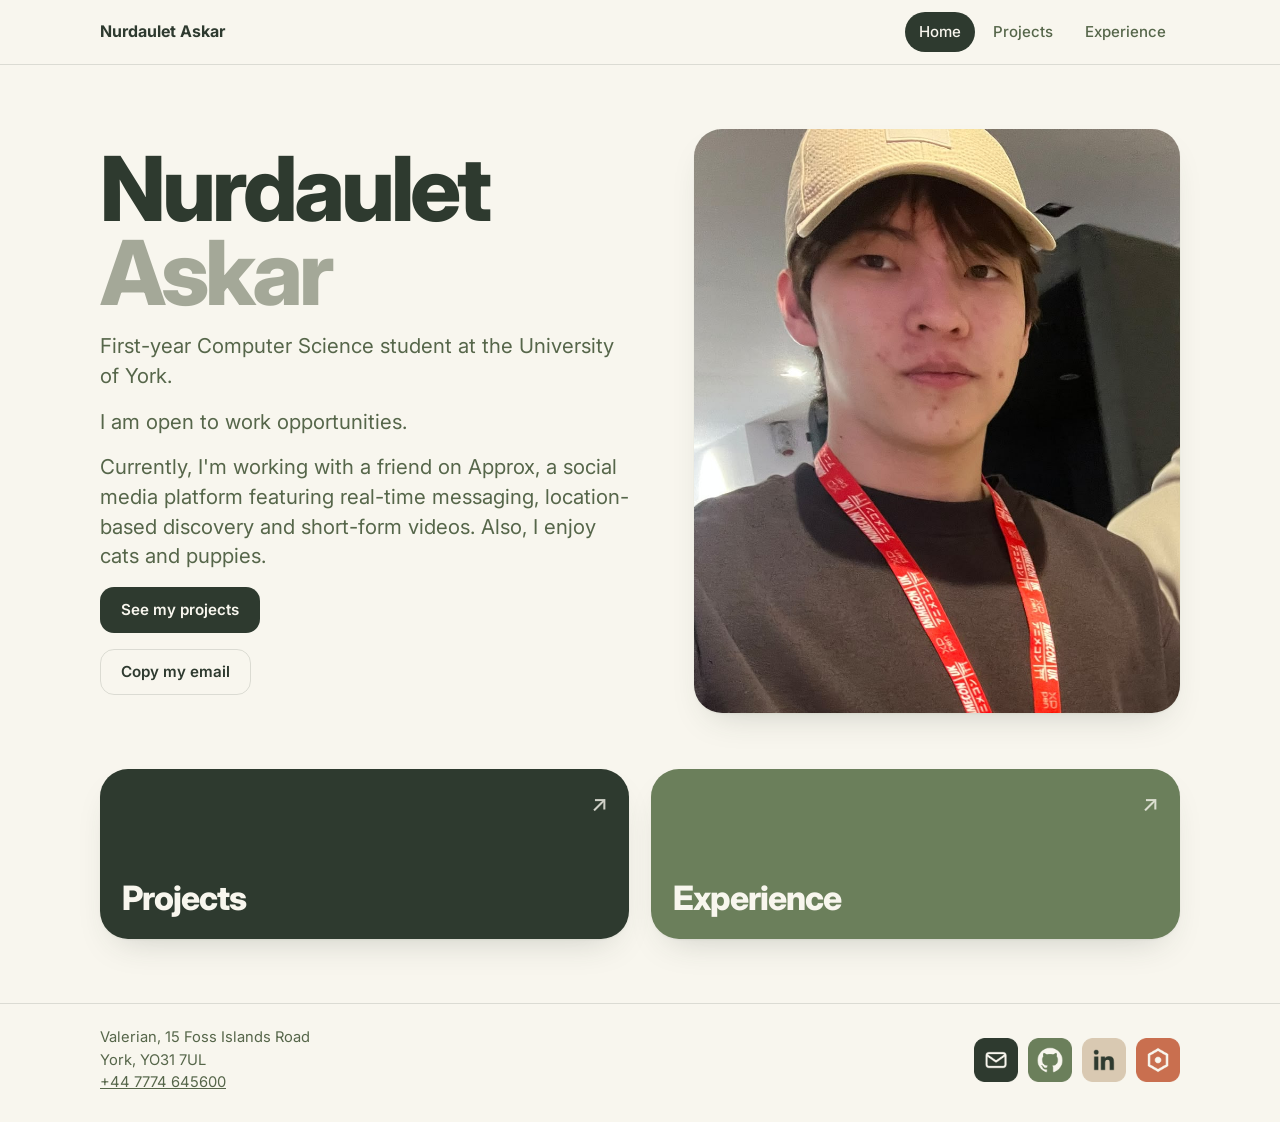
<file: index.html>
<!doctype html>
<html lang="en">
<head>
  <meta charset="utf-8">
  <meta name="viewport" content="width=device-width, initial-scale=1">
  <title>Nurdaulet Askar</title>
  <meta name="description" content="Nurdaulet Askar, first-year Computer Science student at the University of York. Projects and experience.">
  <link rel="icon" href="[data-uri]">
  <link rel="preconnect" href="https://fonts.googleapis.com">
  <link rel="preconnect" href="https://fonts.gstatic.com" crossorigin>
  <link href="https://fonts.googleapis.com/css2?family=Inter:wght@400;500;600;700;800&display=swap" rel="stylesheet">
  <link rel="stylesheet" href="css/style.css">
</head>
<body>
  <header class="nav">
    <div class="container nav-inner">
      <a class="brand" href="index.html">Nurdaulet Askar</a>
      <nav class="nav-links" aria-label="Main">
        <a href="index.html" aria-current="page">Home</a>
        <a href="projects.html">Projects</a>
        <a href="experience.html">Experience</a>
      </nav>
    </div>
  </header>

  <main>
    <section class="container hero">
      <div class="hero-text">
        <h1 class="name">Nurdaulet <span>Askar</span></h1>
        <p class="lead">First-year Computer Science student at the University of York.</p>
        <p class="lead">I am open to work opportunities.</p>
        <p class="lead">Currently, I'm working with a friend on Approx, a social media platform featuring real-time messaging, location-based discovery and short-form videos. Also, I enjoy cats and puppies.</p>
          <a class="btn btn-primary" href="projects.html">See my projects</a>
          <button class="btn" type="button" id="copy-email" data-email="nurdauletaskar551@gmail.com">Copy my email</button>
        </div>
      </div>

      <img class="photo" src="assets/photo.jpg" alt="Nurdaulet Askar" width="914" height="1600">
    </section>

    <section class="container tiles">
      <a class="tile bg-forest" href="projects.html">Projects</a>
      <a class="tile bg-sage" href="experience.html">Experience</a>
    </section>
  </main>

  <footer class="footer">
    <div class="container footer-inner">
      <address>
        Valerian, 15 Foss Islands Road<br>
        York, YO31 7UL<br>
        <a href="tel:+447774645600">+44 7774 645600</a>
      </address>
      <ul class="links">
        <li><a href="mailto:nurdauletaskar551@gmail.com"><img src="assets/icon-email.png" alt="Email" width="44" height="44"></a></li>
        <li><a href="https://github.com/SwiftkeyC" target="_blank" rel="noopener"><img src="assets/icon-github.png" alt="GitHub" width="44" height="44"></a></li>
        <li><a href="https://www.linkedin.com/in/nurdaulet-askar-03350033a/" target="_blank" rel="noopener"><img src="assets/icon-linkedin.png" alt="LinkedIn" width="44" height="44"></a></li>
        <li><a href="https://testflight.apple.com/join/WFrS8Zqj" target="_blank" rel="noopener"><img src="assets/icon-approx.png" alt="Approx beta on TestFlight" width="44" height="44"></a></li>
      </ul>
    </div>
  </footer>

  <script src="js/main.js"></script>
</body>
</html>
</file>
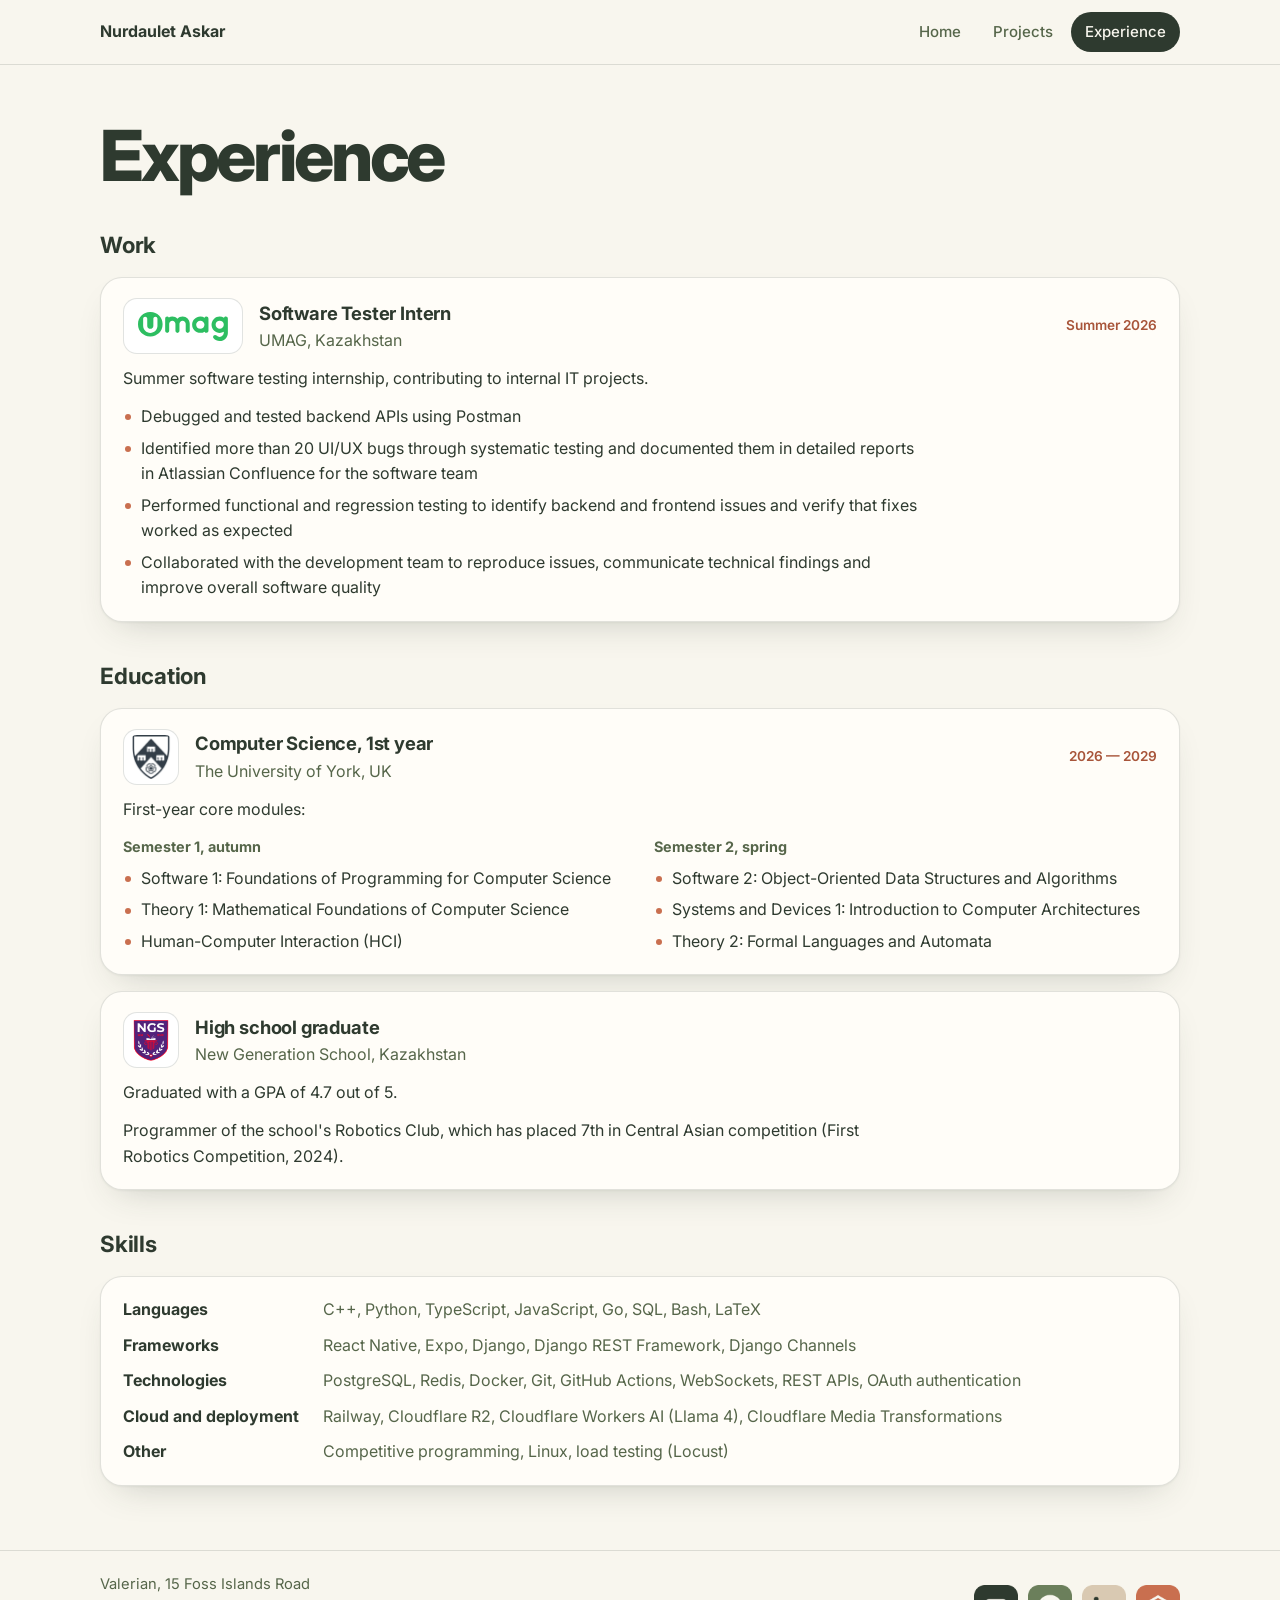
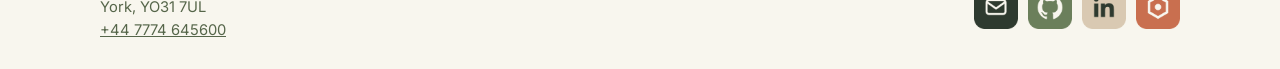
<file: experience.html>
<!doctype html>
<html lang="en">
<head>
  <meta charset="utf-8">
  <meta name="viewport" content="width=device-width, initial-scale=1">
  <title>Experience · Nurdaulet Askar</title>
  <meta name="description" content="Work experience, education and skills of Nurdaulet Askar.">
  <link rel="icon" href="[data-uri]">
  <link rel="preconnect" href="https://fonts.googleapis.com">
  <link rel="preconnect" href="https://fonts.gstatic.com" crossorigin>
  <link href="https://fonts.googleapis.com/css2?family=Inter:wght@400;500;600;700;800&display=swap" rel="stylesheet">
  <link rel="stylesheet" href="css/style.css">
</head>
<body>
  <header class="nav">
    <div class="container nav-inner">
      <a class="brand" href="index.html">Nurdaulet Askar</a>
      <nav class="nav-links" aria-label="Main">
        <a href="index.html">Home</a>
        <a href="projects.html">Projects</a>
        <a href="experience.html" aria-current="page">Experience</a>
      </nav>
    </div>
  </header>

  <main class="container page">
    <h1>Experience</h1>

    <section>
      <h2>Work</h2>

      <article class="entry">
        <div class="entry-head">
          <img class="entry-logo wide" src="assets/umag-logo.svg" alt="UMAG logo" width="120" height="56">
          <div>
            <h3>Software Tester Intern</h3>
            <p class="muted">UMAG, Kazakhstan</p>
          </div>
          <p class="when">Summer 2026</p>
        </div>
        <p>Summer software testing internship, contributing to internal IT projects.</p>
        <ul class="bullets">
          <li>Debugged and tested backend APIs using Postman</li>
          <li>Identified more than 20 UI/UX bugs through systematic testing and documented them in detailed reports in Atlassian Confluence for the software team</li>
          <li>Performed functional and regression testing to identify backend and frontend issues and verify that fixes worked as expected</li>
          <li>Collaborated with the development team to reproduce issues, communicate technical findings and improve overall software quality</li>
        </ul>
      </article>
    </section>

    <section>
      <h2>Education</h2>

      <article class="entry">
        <div class="entry-head">
          <img class="entry-logo" src="assets/york-logo.png" alt="University of York shield" width="56" height="56">
          <div>
            <h3>Computer Science, 1st year</h3>
            <p class="muted">The University of York, UK</p>
          </div>
          <p class="when">2026 &mdash; 2029</p>
        </div>
        <p>First-year core modules:</p>
        <div class="modules">
          <div>
            <h4>Semester 1, autumn</h4>
            <ul class="bullets">
              <li>Software 1: Foundations of Programming for Computer Science</li>
              <li>Theory 1: Mathematical Foundations of Computer Science</li>
              <li>Human-Computer Interaction (HCI)</li>
            </ul>
          </div>
          <div>
            <h4>Semester 2, spring</h4>
            <ul class="bullets">
              <li>Software 2: Object-Oriented Data Structures and Algorithms</li>
              <li>Systems and Devices 1: Introduction to Computer Architectures</li>
              <li>Theory 2: Formal Languages and Automata</li>
            </ul>
          </div>
        </div>
      </article>

      <article class="entry">
        <div class="entry-head">
          <img class="entry-logo" src="assets/ngs-logo.png" alt="New Generation School crest" width="56" height="56">
          <div>
            <h3>High school graduate</h3>
            <p class="muted">New Generation School, Kazakhstan</p>
          </div>
        </div>
        <p>Graduated with a GPA of 4.7 out of 5.</p>
        <p>Programmer of the school's Robotics Club, which has placed 7th in Central Asian competition (First Robotics Competition, 2024).</p>
      </article>
    </section>

    <section>
      <h2>Skills</h2>

      <dl class="entry skills">
        <dt>Languages</dt>
        <dd>C++, Python, TypeScript, JavaScript, Go, SQL, Bash, LaTeX</dd>
        <dt>Frameworks</dt>
        <dd>React Native, Expo, Django, Django REST Framework, Django Channels</dd>
        <dt>Technologies</dt>
        <dd>PostgreSQL, Redis, Docker, Git, GitHub Actions, WebSockets, REST APIs, OAuth authentication</dd>
        <dt>Cloud and deployment</dt>
        <dd>Railway, Cloudflare R2, Cloudflare Workers AI (Llama 4), Cloudflare Media Transformations</dd>
        <dt>Other</dt>
        <dd>Competitive programming, Linux, load testing (Locust)</dd>
      </dl>
    </section>
  </main>

  <footer class="footer">
    <div class="container footer-inner">
      <address>
        Valerian, 15 Foss Islands Road<br>
        York, YO31 7UL<br>
        <a href="tel:+447774645600">+44 7774 645600</a>
      </address>
      <ul class="links">
        <li><a href="mailto:nurdauletaskar551@gmail.com"><img src="assets/icon-email.png" alt="Email" width="44" height="44"></a></li>
        <li><a href="https://github.com/SwiftkeyC" target="_blank" rel="noopener"><img src="assets/icon-github.png" alt="GitHub" width="44" height="44"></a></li>
        <li><a href="https://www.linkedin.com/in/nurdaulet-askar-03350033a/" target="_blank" rel="noopener"><img src="assets/icon-linkedin.png" alt="LinkedIn" width="44" height="44"></a></li>
        <li><a href="https://testflight.apple.com/join/WFrS8Zqj" target="_blank" rel="noopener"><img src="assets/icon-approx.png" alt="Approx beta on TestFlight" width="44" height="44"></a></li>
      </ul>
    </div>
  </footer>
</body>
</html>
</file>
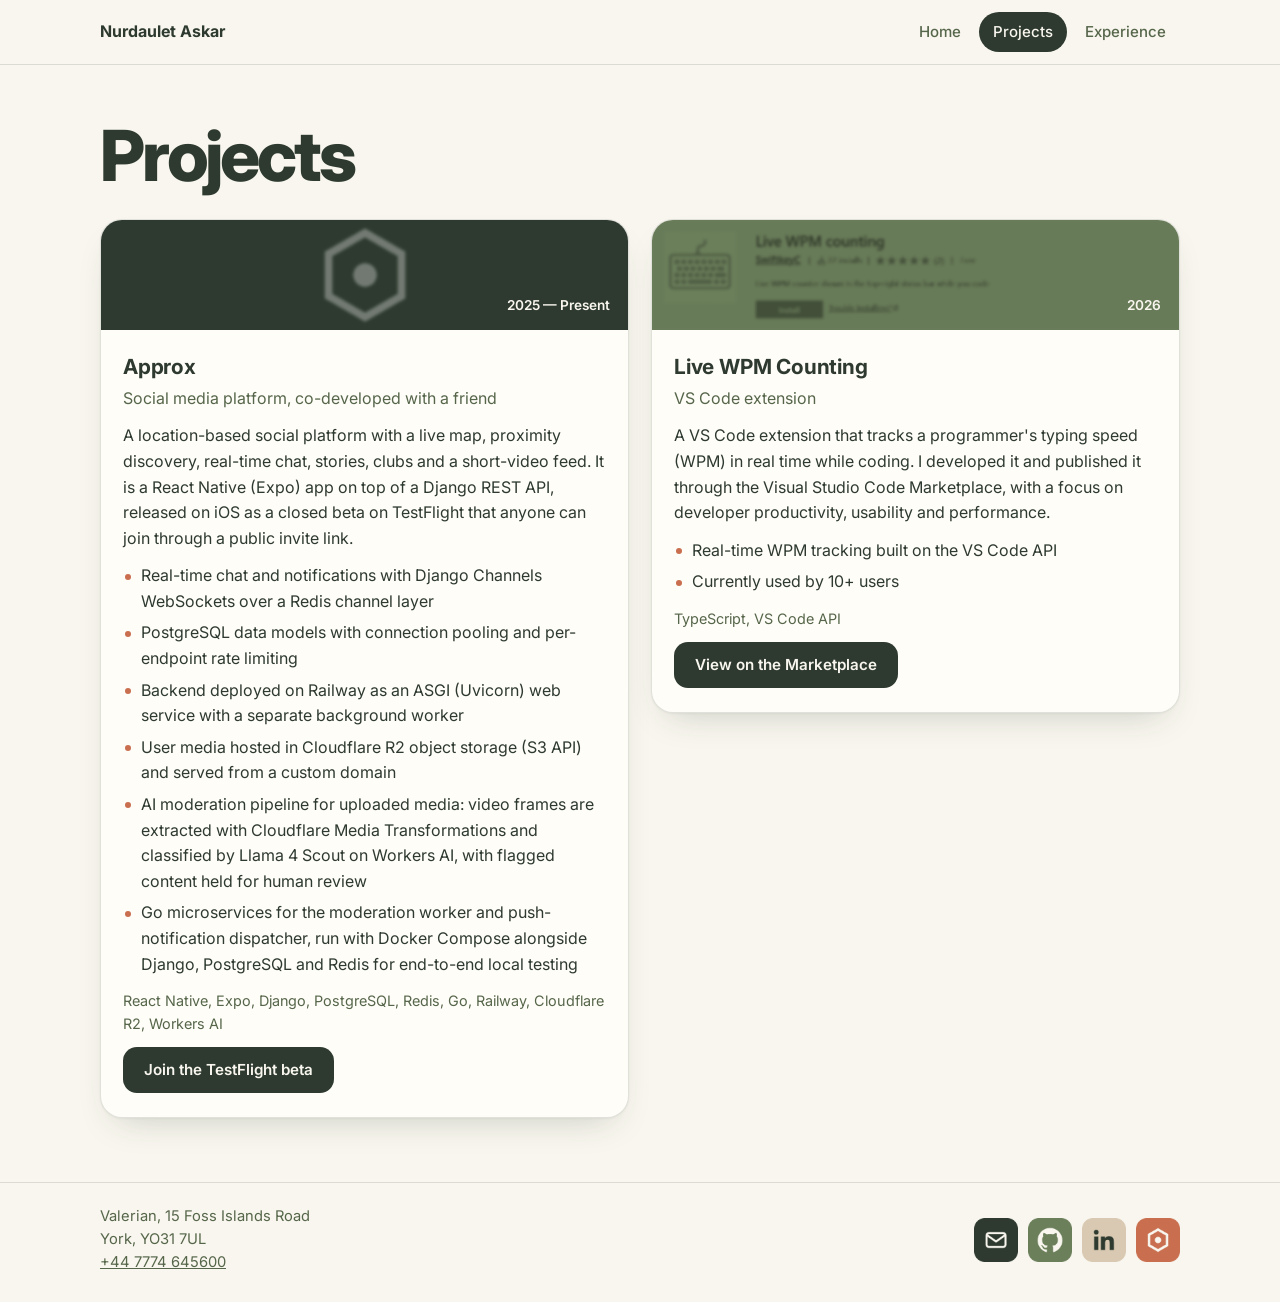
<file: projects.html>
<!doctype html>
<html lang="en">
<head>
  <meta charset="utf-8">
  <meta name="viewport" content="width=device-width, initial-scale=1">
  <title>Projects · Nurdaulet Askar</title>
  <meta name="description" content="Projects by Nurdaulet Askar: Approx, a location-based social platform, and Live WPM Counting, a VS Code extension.">
  <link rel="icon" href="[data-uri]">
  <link rel="preconnect" href="https://fonts.googleapis.com">
  <link rel="preconnect" href="https://fonts.gstatic.com" crossorigin>
  <link href="https://fonts.googleapis.com/css2?family=Inter:wght@400;500;600;700;800&display=swap" rel="stylesheet">
  <link rel="stylesheet" href="css/style.css">
</head>
<body>
  <header class="nav">
    <div class="container nav-inner">
      <a class="brand" href="index.html">Nurdaulet Askar</a>
      <nav class="nav-links" aria-label="Main">
        <a href="index.html">Home</a>
        <a href="projects.html" aria-current="page">Projects</a>
        <a href="experience.html">Experience</a>
      </nav>
    </div>
  </header>

  <main class="container page">
    <h1>Projects</h1>

    <div class="projects">
      <article class="project">
        <div class="cover bg-forest">
          <img class="logo" src="assets/approx-logo.png" alt="Approx logo: a hexagon with a dot in the centre">
          <span>2025 &mdash; Present</span>
        </div>
        <div class="project-body">
          <h2>Approx</h2>
          <p class="muted">Social media platform, co-developed with a friend</p>
          <p>A location-based social platform with a live map, proximity discovery, real-time chat, stories, clubs and a short-video feed. It is a React Native (Expo) app on top of a Django REST API, released on iOS as a closed beta on TestFlight that anyone can join through a public invite link.</p>
          <ul class="bullets">
            <li>Real-time chat and notifications with Django Channels WebSockets over a Redis channel layer</li>
            <li>PostgreSQL data models with connection pooling and per-endpoint rate limiting</li>
            <li>Backend deployed on Railway as an ASGI (Uvicorn) web service with a separate background worker</li>
            <li>User media hosted in Cloudflare R2 object storage (S3 API) and served from a custom domain</li>
            <li>AI moderation pipeline for uploaded media: video frames are extracted with Cloudflare Media Transformations and classified by Llama 4 Scout on Workers AI, with flagged content held for human review</li>
            <li>Go microservices for the moderation worker and push-notification dispatcher, run with Docker Compose alongside Django, PostgreSQL and Redis for end-to-end local testing</li>
          </ul>
          <p class="stack">React Native, Expo, Django, PostgreSQL, Redis, Go, Railway, Cloudflare R2, Workers AI</p>
          <p><a class="btn btn-primary" href="https://testflight.apple.com/join/WFrS8Zqj" target="_blank" rel="noopener">Join the TestFlight beta</a></p>
        </div>
      </article>

      <article class="project">
        <div class="cover bg-sage">
          <img src="assets/live-wpm-counting.png" alt="Live WPM counting on the Visual Studio Code Marketplace">
          <span>2026</span>
        </div>
        <div class="project-body">
          <h2>Live WPM Counting</h2>
          <p class="muted">VS Code extension</p>
          <p>A VS Code extension that tracks a programmer's typing speed (WPM) in real time while coding. I developed it and published it through the Visual Studio Code Marketplace, with a focus on developer productivity, usability and performance.</p>
          <ul class="bullets">
            <li>Real-time WPM tracking built on the VS Code API</li>
            <li>Currently used by 10+ users</li>
          </ul>
          <p class="stack">TypeScript, VS Code API</p>
          <p><a class="btn btn-primary" href="https://marketplace.visualstudio.com/items?itemName=SwiftkeyC.live-wpm-counting" target="_blank" rel="noopener">View on the Marketplace</a></p>
        </div>
      </article>
    </div>
  </main>

  <footer class="footer">
    <div class="container footer-inner">
      <address>
        Valerian, 15 Foss Islands Road<br>
        York, YO31 7UL<br>
        <a href="tel:+447774645600">+44 7774 645600</a>
      </address>
      <ul class="links">
        <li><a href="mailto:nurdauletaskar551@gmail.com"><img src="assets/icon-email.png" alt="Email" width="44" height="44"></a></li>
        <li><a href="https://github.com/SwiftkeyC" target="_blank" rel="noopener"><img src="assets/icon-github.png" alt="GitHub" width="44" height="44"></a></li>
        <li><a href="https://www.linkedin.com/in/nurdaulet-askar-03350033a/" target="_blank" rel="noopener"><img src="assets/icon-linkedin.png" alt="LinkedIn" width="44" height="44"></a></li>
        <li><a href="https://testflight.apple.com/join/WFrS8Zqj" target="_blank" rel="noopener"><img src="assets/icon-approx.png" alt="Approx beta on TestFlight" width="44" height="44"></a></li>
      </ul>
    </div>
  </footer>
</body>
</html>
</file>
<file: css/style.css>
/* Colours: forest #2E3A2F, sage #6B7F5B, sand #D9C9B2, clay #C96F4F, cream #F8F6EE */

:root {
  color-scheme: light;

  --forest: #2e3a2f;
  --sage: #6b7f5b;
  --sand: #d9c9b2;
  --clay: #c96f4f;
  --cream: #f8f6ee;

  --card: #fffdf8;
  --muted: #56664a;
  --faint: #a4a898;
  --line: rgba(46, 58, 47, 0.14);
  --accent: #a8553a;
  --shadow: 0 1px 2px rgba(46, 58, 47, 0.05), 0 16px 36px -18px rgba(46, 58, 47, 0.25);
}

* {
  box-sizing: border-box;
}

body {
  margin: 0;
  min-height: 100vh;
  display: flex;
  flex-direction: column;
  font-family: "Inter", "Segoe UI", system-ui, sans-serif;
  font-size: 16px;
  line-height: 1.6;
  color: var(--forest);
  background: var(--cream);
}

main {
  flex: 1;
}

h1,
h2,
h3,
h4,
p,
ul,
dl,
dd {
  margin: 0;
}

ul {
  padding: 0;
  list-style: none;
}

img {
  display: block;
  max-width: 100%;
}

a {
  color: inherit;
}

button {
  font: inherit;
  color: inherit;
}

:focus-visible {
  outline: 2px solid var(--clay);
  outline-offset: 3px;
}

.container {
  width: min(100% - 40px, 1080px);
  margin-inline: auto;
}

.muted {
  color: var(--muted);
}

.bg-forest {
  background: var(--forest);
  color: var(--cream);
}

.bg-sage {
  background: var(--sage);
  color: var(--cream);
}

.bg-sand {
  background: var(--sand);
  color: var(--forest);
}

.bg-clay {
  background: var(--clay);
  color: var(--cream);
}

/* Top bar */

.nav {
  border-bottom: 1px solid var(--line);
}

.nav-inner {
  display: flex;
  flex-wrap: wrap;
  align-items: center;
  gap: 6px 10px;
  padding: 12px 0;
}

.brand {
  margin-right: auto;
  font-weight: 700;
  text-decoration: none;
}

.nav-links {
  display: flex;
  gap: 4px;
}

.nav-links a {
  padding: 8px 14px;
  border-radius: 999px;
  font-size: 0.94rem;
  font-weight: 500;
  color: var(--muted);
  text-decoration: none;
}

.nav-links a:hover {
  color: var(--forest);
}

.nav-links a[aria-current="page"] {
  background: var(--forest);
  color: var(--cream);
}

@media (max-width: 420px) {
  .nav-links {
    width: 100%;
    margin-left: -14px;
  }
}

/* Buttons and lists */

.btn {
  display: inline-flex;
  align-items: center;
  height: 46px;
  padding: 0 20px;
  border: 1px solid var(--line);
  border-radius: 14px;
  background: transparent;
  font-size: 0.95rem;
  font-weight: 600;
  text-decoration: none;
  cursor: pointer;
}

.btn:hover {
  border-color: var(--forest);
}

.btn-primary {
  border-color: transparent;
  background: var(--forest);
  color: var(--cream);
}

.btn-primary:hover {
  opacity: 0.9;
}

.bullets {
  display: grid;
  gap: 6px;
}

.bullets li {
  position: relative;
  padding-left: 18px;
}

.bullets li::before {
  content: "";
  position: absolute;
  left: 2px;
  top: 0.65em;
  width: 6px;
  height: 6px;
  border-radius: 50%;
  background: var(--clay);
}

/* Home */

.hero {
  display: grid;
  grid-template-columns: minmax(0, 1.05fr) minmax(0, 0.95fr);
  align-items: center;
  gap: clamp(28px, 5vw, 56px);
  padding: clamp(32px, 6vw, 64px) 0 clamp(24px, 4vw, 40px);
}

.hero-text {
  display: grid;
  gap: 16px;
  justify-items: start;
}

.hero-text p {
  max-width: 54ch;
}

.name {
  font-size: clamp(3rem, 8.5vw, 5.6rem);
  font-weight: 800;
  line-height: 0.94;
  letter-spacing: -0.045em;
}

.name span {
  display: block;
  color: var(--faint);
}

.lead {
  font-size: clamp(1.05rem, 2vw, 1.28rem);
  line-height: 1.45;
  color: var(--muted);
}

.actions {
  display: flex;
  flex-wrap: wrap;
  gap: 10px;
  margin-top: 6px;
}

.photo {
  width: 100%;
  height: auto;
  aspect-ratio: 4 / 4.8;
  border-radius: 28px;
  object-fit: cover;
  object-position: top;
  box-shadow: var(--shadow);
}

.tile::after {
  content: "\2197";
  font-weight: 500;
  opacity: 0.8;
}

.tiles {
  display: grid;
  grid-template-columns: repeat(auto-fit, minmax(240px, 1fr));
  gap: 22px;
  padding: 16px 0 24px;
}

.tile {
  display: flex;
  align-items: flex-end;
  justify-content: space-between;
  min-height: clamp(120px, 15vw, 170px);
  padding: 22px;
  border-radius: 28px;
  font-size: clamp(1.5rem, 2.8vw, 2.1rem);
  font-weight: 800;
  line-height: 1.1;
  letter-spacing: -0.03em;
  text-decoration: none;
  box-shadow: var(--shadow);
  transition: transform 0.2s;
}

.tile::after {
  align-self: flex-start;
  font-size: 1.4rem;
}

.tile:hover {
  transform: translateY(-4px);
}

@media (max-width: 860px) {
  .hero {
    grid-template-columns: 1fr;
  }

  .photo {
    max-width: 520px;
  }
}

/* Projects and Experience pages */

.page {
  padding: clamp(32px, 6vw, 56px) 0 24px;
}

.page h1 {
  margin-bottom: 28px;
  font-size: clamp(2.4rem, 7vw, 4.4rem);
  font-weight: 800;
  line-height: 1;
  letter-spacing: -0.045em;
}

.page h2 {
  margin: 36px 0 14px;
  font-size: 1.4rem;
  letter-spacing: -0.01em;
}

.projects {
  display: grid;
  grid-template-columns: repeat(auto-fit, minmax(300px, 1fr));
  align-items: start;
  gap: 22px;
}

.project,
.entry {
  border: 1px solid var(--line);
  border-radius: 22px;
  background: var(--card);
  box-shadow: var(--shadow);
}

.project {
  overflow: hidden;
}

.project-body {
  display: grid;
  gap: 12px;
  padding: 20px 22px 24px;
}

.project-body h2 {
  margin: 0;
  font-size: 1.3rem;
}

.project-body h2 + p {
  margin-top: -10px;
}

.stack {
  font-size: 0.9rem;
  color: var(--muted);
}

/* The picture on a project sits behind the colour, slightly blurred and tinted */
.cover {
  position: relative;
  display: flex;
  align-items: flex-end;
  justify-content: flex-end;
  height: 110px;
  padding: 14px 18px;
  overflow: hidden;
  isolation: isolate;
  font-size: 0.85rem;
  font-weight: 600;
}

.cover img {
  position: absolute;
  inset: 0;
  z-index: -1;
  width: 100%;
  height: 100%;
  object-fit: cover;
  object-position: left center;
  filter: grayscale(1) blur(1.5px);
  mix-blend-mode: multiply;
  opacity: 0.6;
}

.cover.bg-forest img {
  filter: grayscale(1) invert(1) contrast(1.3) blur(1.5px);
  mix-blend-mode: screen;
  opacity: 0.7;
}

.cover img.logo {
  object-fit: contain;
  object-position: center;
}

.entry {
  display: grid;
  gap: 12px;
  padding: 20px 22px;
}

.entry + .entry {
  margin-top: 16px;
}

.entry > p,
.entry > .bullets {
  max-width: 80ch;
}

.entry-head {
  display: flex;
  flex-wrap: wrap;
  align-items: center;
  gap: 8px 16px;
}

.entry-head h3 {
  font-size: 1.15rem;
  letter-spacing: -0.01em;
}

.when {
  margin-left: auto;
  font-size: 0.85rem;
  font-weight: 600;
  color: var(--accent);
  white-space: nowrap;
}

.entry-logo {
  width: 56px;
  height: 56px;
  padding: 5px;
  border: 1px solid var(--line);
  border-radius: 14px;
  background: #fff;
  object-fit: contain;
}

/* For a logo that is a wide word rather than a square mark */
.entry-logo.wide {
  width: 120px;
  padding: 10px 14px;
}

.modules {
  display: grid;
  grid-template-columns: repeat(auto-fit, minmax(260px, 1fr));
  gap: 16px 28px;
}

.modules h4 {
  margin-bottom: 8px;
  font-size: 0.9rem;
  color: var(--muted);
}

.skills {
  grid-template-columns: max-content 1fr;
  gap: 10px 24px;
}

.skills dt {
  font-weight: 700;
}

.skills dd {
  color: var(--muted);
}

@media (max-width: 560px) {
  .skills {
    grid-template-columns: 1fr;
    gap: 2px;
  }

  .skills dd {
    margin-bottom: 10px;
  }
}

/* Footer: address and phone on the left, icon links on the right */

.footer {
  margin-top: 40px;
  padding: 22px 0 28px;
  border-top: 1px solid var(--line);
}

.footer-inner {
  display: flex;
  flex-wrap: wrap;
  align-items: center;
  justify-content: space-between;
  gap: 16px 24px;
}

.footer address {
  font-size: 0.92rem;
  font-style: normal;
  line-height: 1.55;
  color: var(--muted);
}

.links {
  display: flex;
  gap: 10px;
}

.links img {
  width: 44px;
  height: 44px;
  transition: transform 0.2s;
}

.links a:hover img {
  transform: translateY(-3px);
}
</file>
